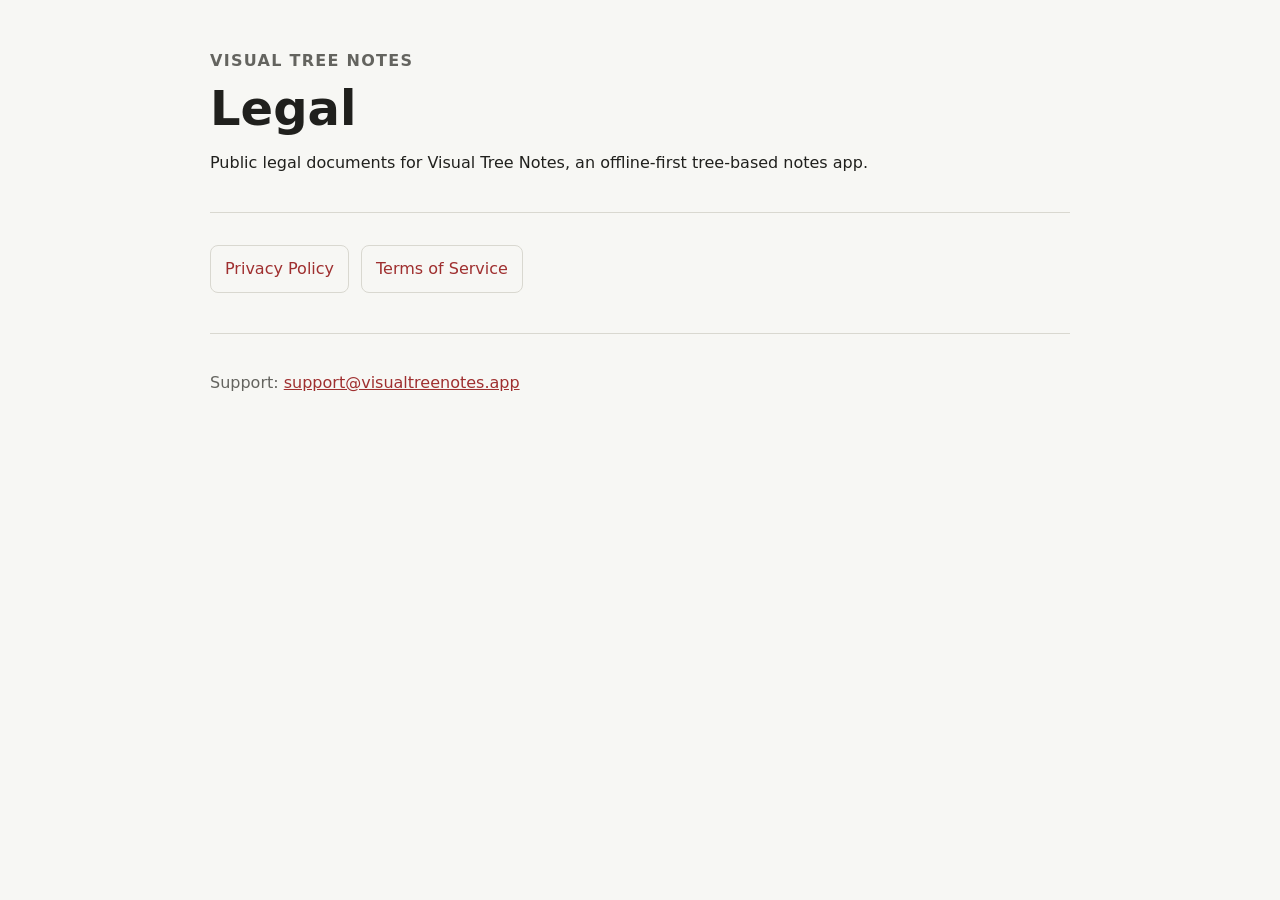
<file: index.html>
<!doctype html>
<html lang="en">
<head>
  <meta charset="utf-8">
  <meta name="viewport" content="width=device-width, initial-scale=1">
  <title>Visual Tree Notes Legal</title>
  <meta name="description" content="Legal documents for Visual Tree Notes.">
  <link rel="stylesheet" href="./styles.css">
</head>
<body>
  <main>
    <header>
      <p class="eyebrow">Visual Tree Notes</p>
      <h1>Legal</h1>
      <p>Public legal documents for Visual Tree Notes, an offline-first tree-based notes app.</p>
    </header>

    <ul class="links">
      <li><a href="./privacy/">Privacy Policy</a></li>
      <li><a href="./terms/">Terms of Service</a></li>
    </ul>

    <footer>
      <p>Support: <a href="mailto:support@visualtreenotes.app">support@visualtreenotes.app</a></p>
    </footer>
  </main>
</body>
</html>
</file>
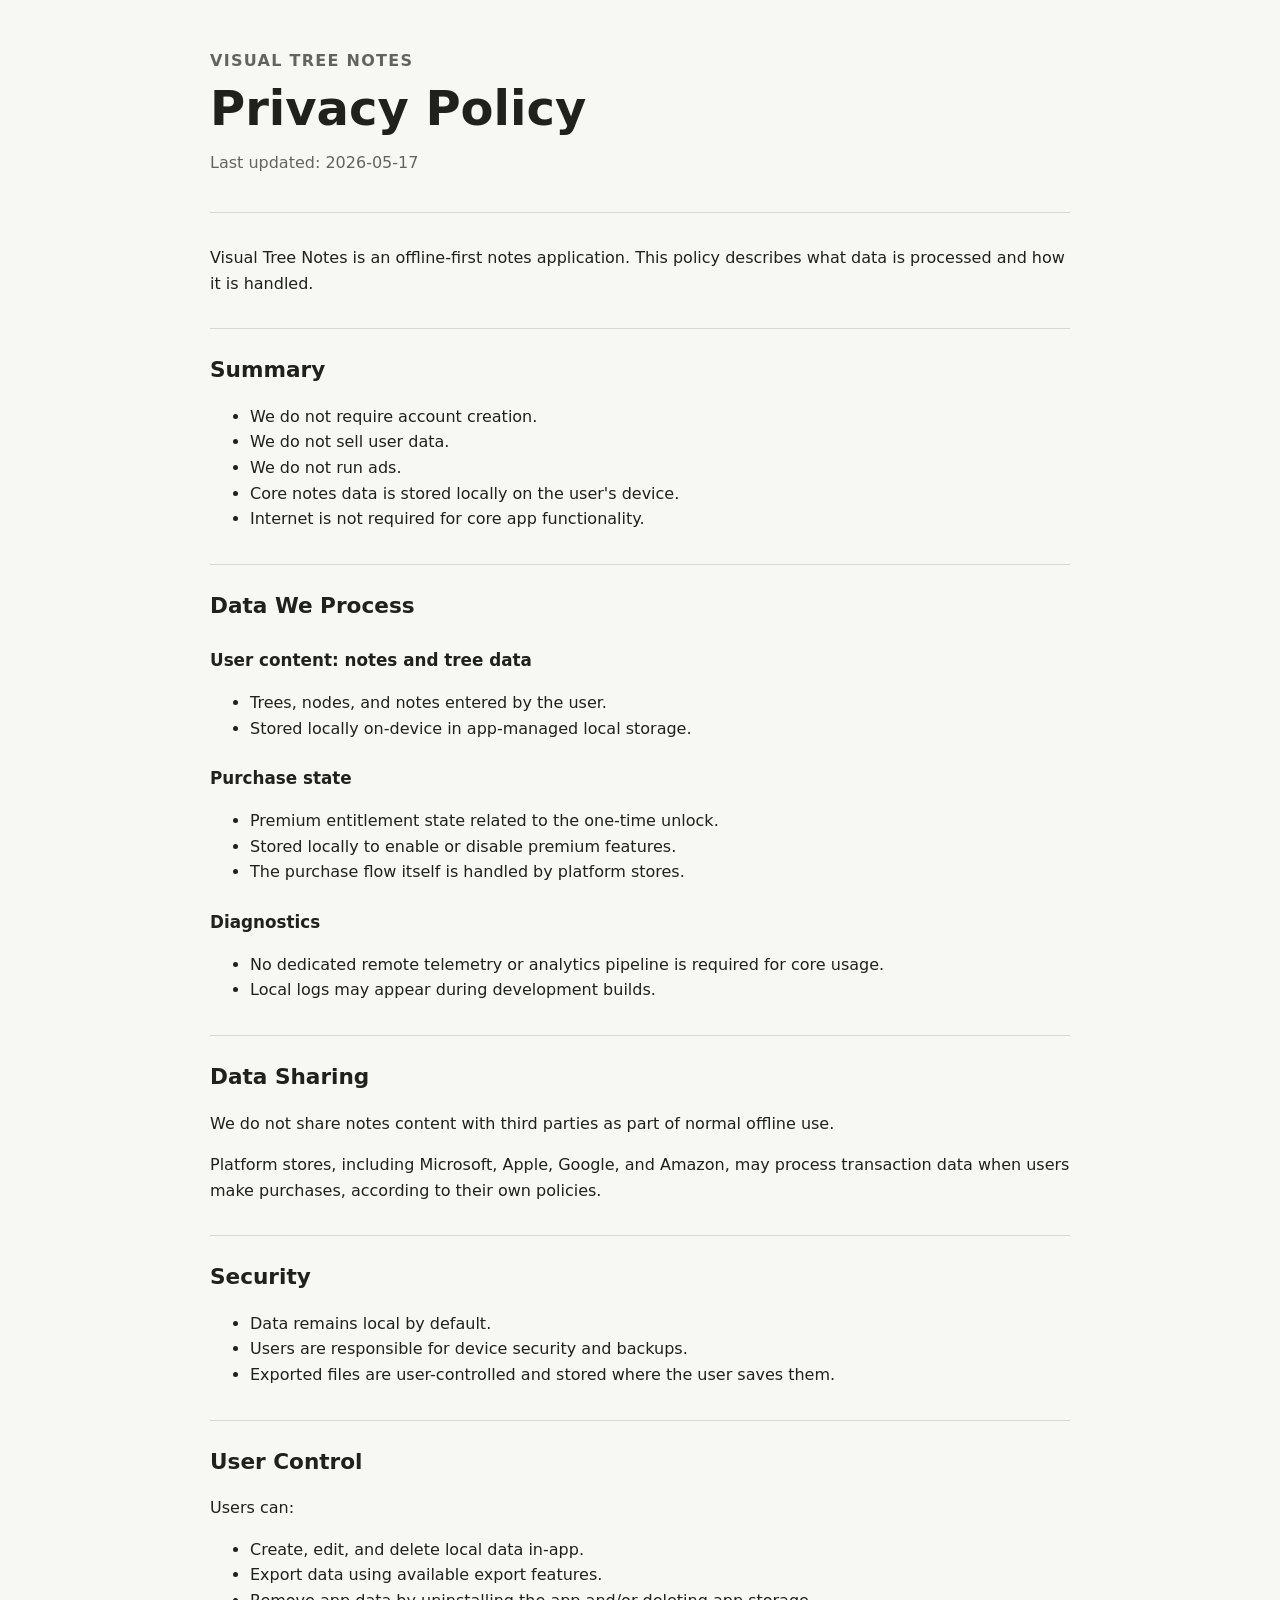
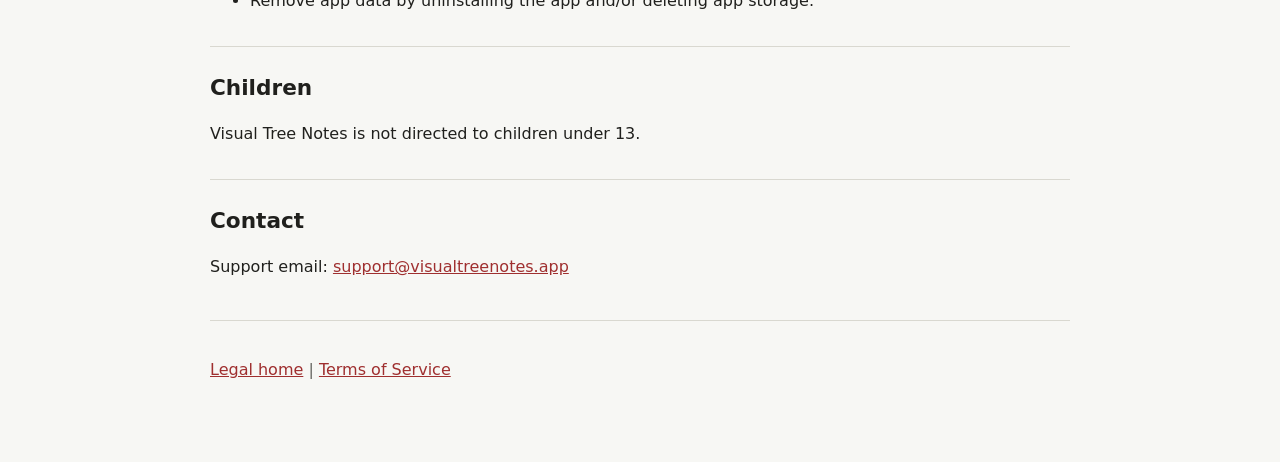
<file: privacy/index.html>
<!doctype html>
<html lang="en">
<head>
  <meta charset="utf-8">
  <meta name="viewport" content="width=device-width, initial-scale=1">
  <title>Privacy Policy - Visual Tree Notes</title>
  <meta name="description" content="Privacy Policy for Visual Tree Notes.">
  <link rel="stylesheet" href="../styles.css">
</head>
<body>
  <main>
    <header>
      <p class="eyebrow">Visual Tree Notes</p>
      <h1>Privacy Policy</h1>
      <p class="updated">Last updated: 2026-05-17</p>
    </header>

    <p>Visual Tree Notes is an offline-first notes application. This policy describes what data is processed and how it is handled.</p>

    <h2>Summary</h2>
    <ul>
      <li>We do not require account creation.</li>
      <li>We do not sell user data.</li>
      <li>We do not run ads.</li>
      <li>Core notes data is stored locally on the user's device.</li>
      <li>Internet is not required for core app functionality.</li>
    </ul>

    <h2>Data We Process</h2>
    <h3>User content: notes and tree data</h3>
    <ul>
      <li>Trees, nodes, and notes entered by the user.</li>
      <li>Stored locally on-device in app-managed local storage.</li>
    </ul>

    <h3>Purchase state</h3>
    <ul>
      <li>Premium entitlement state related to the one-time unlock.</li>
      <li>Stored locally to enable or disable premium features.</li>
      <li>The purchase flow itself is handled by platform stores.</li>
    </ul>

    <h3>Diagnostics</h3>
    <ul>
      <li>No dedicated remote telemetry or analytics pipeline is required for core usage.</li>
      <li>Local logs may appear during development builds.</li>
    </ul>

    <h2>Data Sharing</h2>
    <p>We do not share notes content with third parties as part of normal offline use.</p>
    <p>Platform stores, including Microsoft, Apple, Google, and Amazon, may process transaction data when users make purchases, according to their own policies.</p>

    <h2>Security</h2>
    <ul>
      <li>Data remains local by default.</li>
      <li>Users are responsible for device security and backups.</li>
      <li>Exported files are user-controlled and stored where the user saves them.</li>
    </ul>

    <h2>User Control</h2>
    <p>Users can:</p>
    <ul>
      <li>Create, edit, and delete local data in-app.</li>
      <li>Export data using available export features.</li>
      <li>Remove app data by uninstalling the app and/or deleting app storage.</li>
    </ul>

    <h2>Children</h2>
    <p>Visual Tree Notes is not directed to children under 13.</p>

    <h2>Contact</h2>
    <p>Support email: <a href="mailto:support@visualtreenotes.app">support@visualtreenotes.app</a></p>

    <footer>
      <p><a href="../">Legal home</a> | <a href="../terms/">Terms of Service</a></p>
    </footer>
  </main>
</body>
</html>
</file>
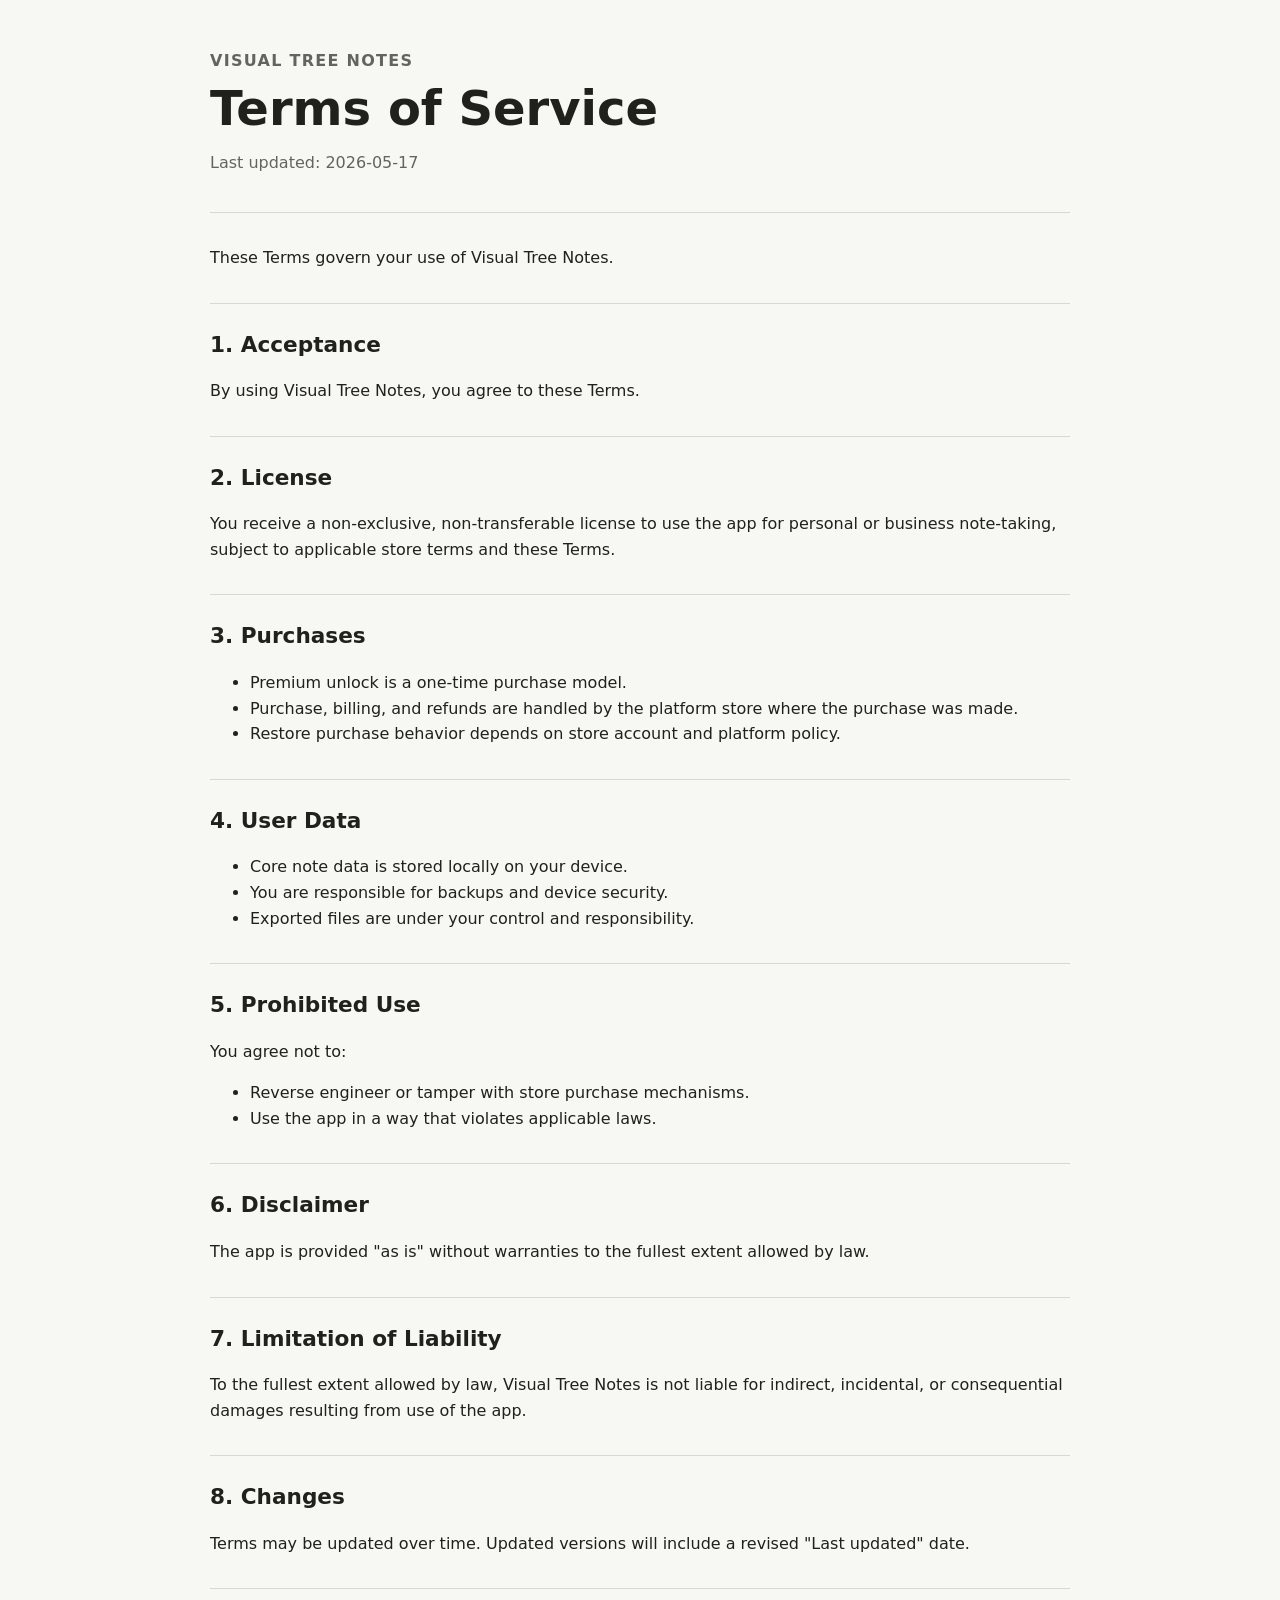
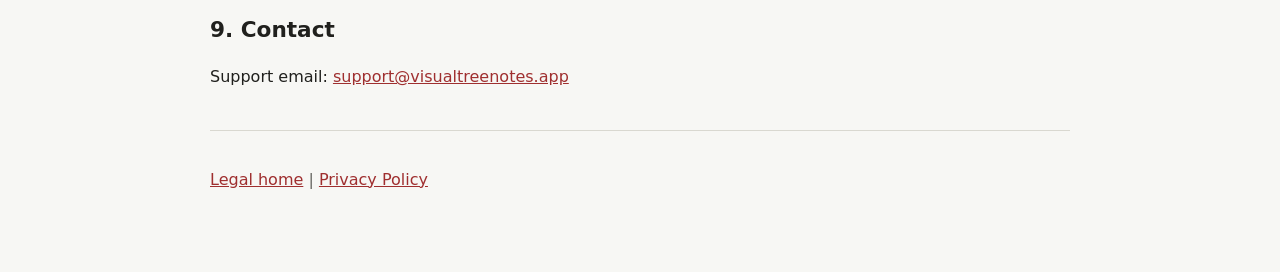
<file: terms/index.html>
<!doctype html>
<html lang="en">
<head>
  <meta charset="utf-8">
  <meta name="viewport" content="width=device-width, initial-scale=1">
  <title>Terms of Service - Visual Tree Notes</title>
  <meta name="description" content="Terms of Service for Visual Tree Notes.">
  <link rel="stylesheet" href="../styles.css">
</head>
<body>
  <main>
    <header>
      <p class="eyebrow">Visual Tree Notes</p>
      <h1>Terms of Service</h1>
      <p class="updated">Last updated: 2026-05-17</p>
    </header>

    <p>These Terms govern your use of Visual Tree Notes.</p>

    <h2>1. Acceptance</h2>
    <p>By using Visual Tree Notes, you agree to these Terms.</p>

    <h2>2. License</h2>
    <p>You receive a non-exclusive, non-transferable license to use the app for personal or business note-taking, subject to applicable store terms and these Terms.</p>

    <h2>3. Purchases</h2>
    <ul>
      <li>Premium unlock is a one-time purchase model.</li>
      <li>Purchase, billing, and refunds are handled by the platform store where the purchase was made.</li>
      <li>Restore purchase behavior depends on store account and platform policy.</li>
    </ul>

    <h2>4. User Data</h2>
    <ul>
      <li>Core note data is stored locally on your device.</li>
      <li>You are responsible for backups and device security.</li>
      <li>Exported files are under your control and responsibility.</li>
    </ul>

    <h2>5. Prohibited Use</h2>
    <p>You agree not to:</p>
    <ul>
      <li>Reverse engineer or tamper with store purchase mechanisms.</li>
      <li>Use the app in a way that violates applicable laws.</li>
    </ul>

    <h2>6. Disclaimer</h2>
    <p>The app is provided "as is" without warranties to the fullest extent allowed by law.</p>

    <h2>7. Limitation of Liability</h2>
    <p>To the fullest extent allowed by law, Visual Tree Notes is not liable for indirect, incidental, or consequential damages resulting from use of the app.</p>

    <h2>8. Changes</h2>
    <p>Terms may be updated over time. Updated versions will include a revised "Last updated" date.</p>

    <h2>9. Contact</h2>
    <p>Support email: <a href="mailto:support@visualtreenotes.app">support@visualtreenotes.app</a></p>

    <footer>
      <p><a href="../">Legal home</a> | <a href="../privacy/">Privacy Policy</a></p>
    </footer>
  </main>
</body>
</html>
</file>
<file: styles.css>
:root {
  color-scheme: light dark;
  --bg: #f7f7f4;
  --panel: #ffffff;
  --text: #20201d;
  --muted: #64645f;
  --border: #d9d8d0;
  --accent: #9f2f2f;
}

@media (prefers-color-scheme: dark) {
  :root {
    --bg: #171817;
    --panel: #222321;
    --text: #efeee8;
    --muted: #bbb8ae;
    --border: #3a3b37;
    --accent: #e06262;
  }
}

* {
  box-sizing: border-box;
}

body {
  margin: 0;
  background: var(--bg);
  color: var(--text);
  font-family: system-ui, -apple-system, BlinkMacSystemFont, "Segoe UI", sans-serif;
  line-height: 1.6;
}

main {
  width: min(860px, calc(100% - 32px));
  margin: 0 auto;
  padding: 48px 0 64px;
}

header {
  border-bottom: 1px solid var(--border);
  margin-bottom: 32px;
  padding-bottom: 20px;
}

h1 {
  font-size: clamp(2rem, 5vw, 3rem);
  line-height: 1.1;
  margin: 0 0 8px;
}

h2 {
  border-top: 1px solid var(--border);
  font-size: 1.35rem;
  margin: 32px 0 12px;
  padding-top: 24px;
}

h3 {
  font-size: 1.05rem;
  margin: 24px 0 8px;
}

p,
li {
  font-size: 1rem;
}

a {
  color: var(--accent);
}

.eyebrow,
.updated,
footer {
  color: var(--muted);
}

.eyebrow {
  font-weight: 700;
  letter-spacing: .08em;
  margin: 0 0 8px;
  text-transform: uppercase;
}

.links {
  display: flex;
  flex-wrap: wrap;
  gap: 12px;
  list-style: none;
  margin: 24px 0 0;
  padding: 0;
}

.links a {
  border: 1px solid var(--border);
  border-radius: 8px;
  display: inline-block;
  padding: 10px 14px;
  text-decoration: none;
}

code {
  font-family: ui-monospace, SFMono-Regular, Consolas, "Liberation Mono", monospace;
}

footer {
  border-top: 1px solid var(--border);
  margin-top: 40px;
  padding-top: 20px;
}
</file>
